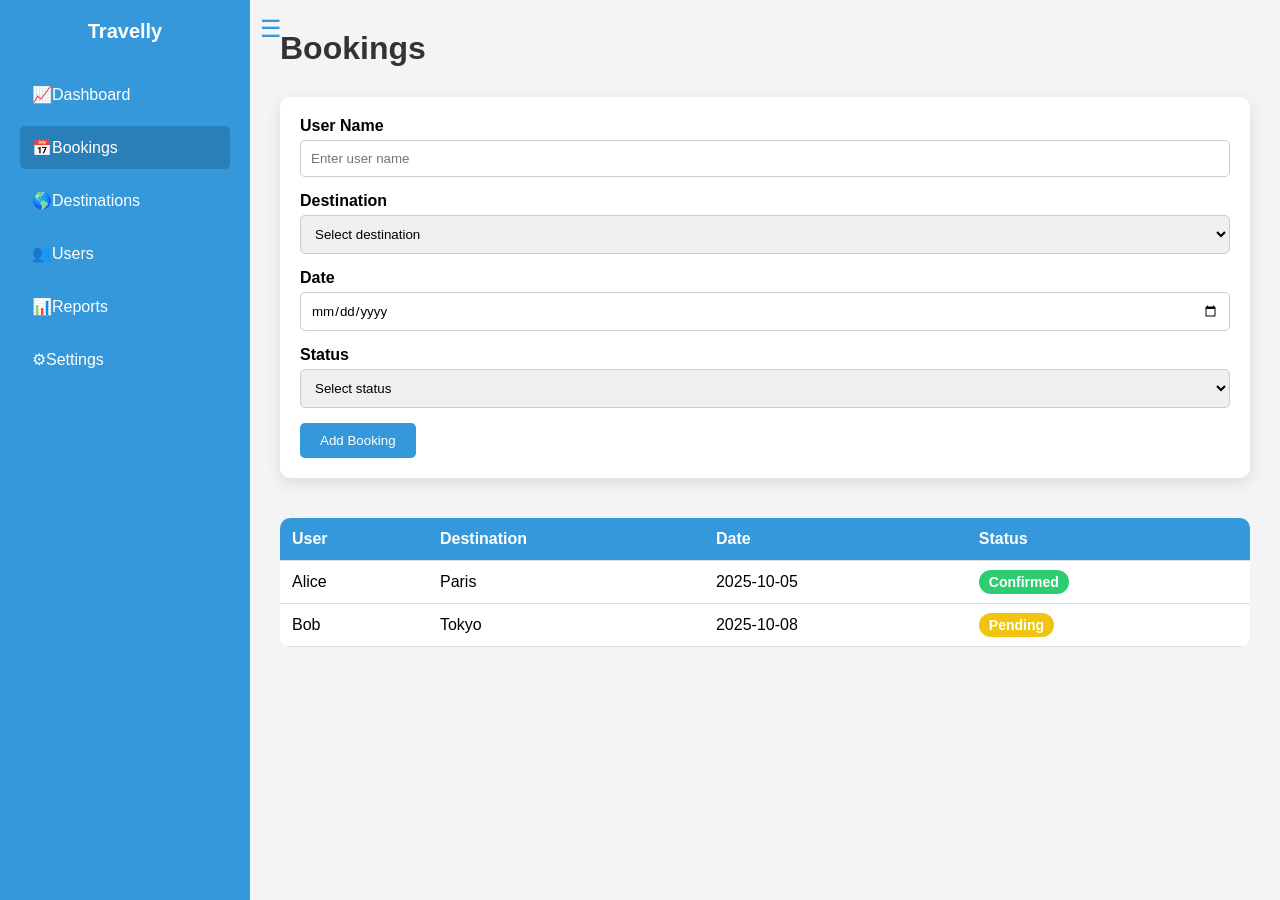
<file: booking.html>
<!DOCTYPE html>
<html lang="en">
<head>
<meta charset="UTF-8">
<meta name="viewport" content="width=device-width, initial-scale=1.0">
<title>Travelly Bookings</title>
<style>
    * { margin:0; padding:0; box-sizing:border-box; font-family:Arial, sans-serif; }
    body { display:flex; min-height:100vh; background-color:#f4f4f4; transition:all 0.3s; }

    /* Sidebar */
    .sidebar { width:250px; background-color:#3498db; color:white; flex-shrink:0; display:flex; flex-direction:column; padding:20px; transition:all 0.3s; }
    .sidebar h2 { margin-bottom:30px; text-align:center; font-size:20px; }
    .sidebar a { color:white; text-decoration:none; padding:12px; display:flex; align-items:center; border-radius:5px; margin-bottom:10px; transition:0.2s; white-space:nowrap; overflow:hidden; }
    .sidebar a:hover { background-color:#2980b9; }
    .sidebar a.active { background-color:#2980b9; }
    .sidebar.collapsed a .label { display:none; }

    /* Toggle Button */
    .toggle-btn { position:absolute; top:15px; left:260px; font-size:24px; cursor:pointer; color:#3498db; transition:all 0.3s; }

    /* Main content */
    .main { flex:1; padding:30px; transition:all 0.3s; }
    .main h1 { margin-bottom:30px; color:#333; }

    /* Form */
    form { background:white; padding:20px; border-radius:10px; margin-bottom:40px; box-shadow:0 5px 15px rgba(0,0,0,0.1); }
    form label { display:block; margin-bottom:5px; font-weight:bold; }
    form input, form select { width:100%; padding:10px; margin-bottom:15px; border-radius:5px; border:1px solid #ccc; }
    form button { padding:10px 20px; background:#3498db; color:white; border:none; border-radius:5px; cursor:pointer; }

    /* Table */
    table { width:100%; border-collapse:collapse; background:white; border-radius:10px; overflow:hidden; }
    th, td { padding:12px; text-align:left; border-bottom:1px solid #ddd; }
    th { background-color:#3498db; color:white; }
    tr:hover { background-color:#f1f1f1; }

    /* Status badges */
    .status { padding:4px 10px; border-radius:12px; color:white; font-weight:bold; font-size:14px; }
    .confirmed { background-color:#2ecc71; }
    .pending { background-color:#f1c40f; }
    .cancelled { background-color:#e74c3c; }

    /* Responsive */
    @media screen and (max-width:768px){
        body{flex-direction:column;}
        .sidebar{width:100%; flex-direction:row; overflow-x:auto;}
        .sidebar a{margin-right:10px; margin-bottom:0;}
    }
</style>
</head>
<body>

<!-- Sidebar -->
<div class="sidebar" id="sidebar">
    <h2>Travelly</h2>
    <a href="dashboard.html"><span class="icon">&#128200;</span><span class="label">Dashboard</span></a>
    <a href="booking.html" class="active"><span class="icon">&#128197;</span><span class="label">Bookings</span></a>
    <a href="#"><span class="icon">&#127758;</span><span class="label">Destinations</span></a>
    <a href="#"><span class="icon">&#128101;</span><span class="label">Users</span></a>
    <a href="#"><span class="icon">&#128202;</span><span class="label">Reports</span></a>
    <a href="#"><span class="icon">&#9881;</span><span class="label">Settings</span></a>
</div>

<!-- Toggle Button -->
<div class="toggle-btn" id="toggleBtn">&#9776;</div>

<!-- Main Content -->
<div class="main">
    <h1>Bookings</h1>

    <!-- Booking Form -->
    <form id="bookingForm">
        <label for="user">User Name</label>
        <input type="text" id="user" placeholder="Enter user name" required>

        <label for="destination">Destination</label>
        <select id="destination" required>
            <option value="">Select destination</option>
            <option value="Paris">Paris</option>
            <option value="Tokyo">Tokyo</option>
            <option value="New York">New York</option>
        </select>

        <label for="date">Date</label>
        <input type="date" id="date" required>

        <label for="status">Status</label>
        <select id="status" required>
            <option value="">Select status</option>
            <option value="Confirmed">Confirmed</option>
            <option value="Pending">Pending</option>
            <option value="Cancelled">Cancelled</option>
        </select>

        <button type="submit">Add Booking</button>
    </form>

    <!-- Booking Table -->
    <table id="bookingTable">
        <thead><tr><th>User</th><th>Destination</th><th>Date</th><th>Status</th></tr></thead>
        <tbody>
            <tr><td>Alice</td><td>Paris</td><td>2025-10-05</td><td><span class="status confirmed">Confirmed</span></td></tr>
            <tr><td>Bob</td><td>Tokyo</td><td>2025-10-08</td><td><span class="status pending">Pending</span></td></tr>
        </tbody>
    </table>
</div>

<script>
    // Sidebar toggle
    const toggleBtn = document.getElementById('toggleBtn');
    const sidebar = document.getElementById('sidebar');
    toggleBtn.addEventListener('click', () => { sidebar.classList.toggle('collapsed'); });

    // Booking form
    const bookingForm = document.getElementById('bookingForm');
    const bookingTable = document.getElementById('bookingTable').getElementsByTagName('tbody')[0];

    bookingForm.addEventListener('submit', function(e){
        e.preventDefault();
        const user = document.getElementById('user').value;
        const dest = document.getElementById('destination').value;
        const date = document.getElementById('date').value;
        const status = document.getElementById('status').value;

        const tr = document.createElement('tr');
        const statusClass = status.toLowerCase();
        tr.innerHTML = `
            <td>${user}</td>
            <td>${dest}</td>
            <td>${date}</td>
            <td><span class="status ${statusClass}">${status}</span></td>
        `;
        bookingTable.appendChild(tr);
        bookingForm.reset();
    });
</script>

</body>
</html>
</file>
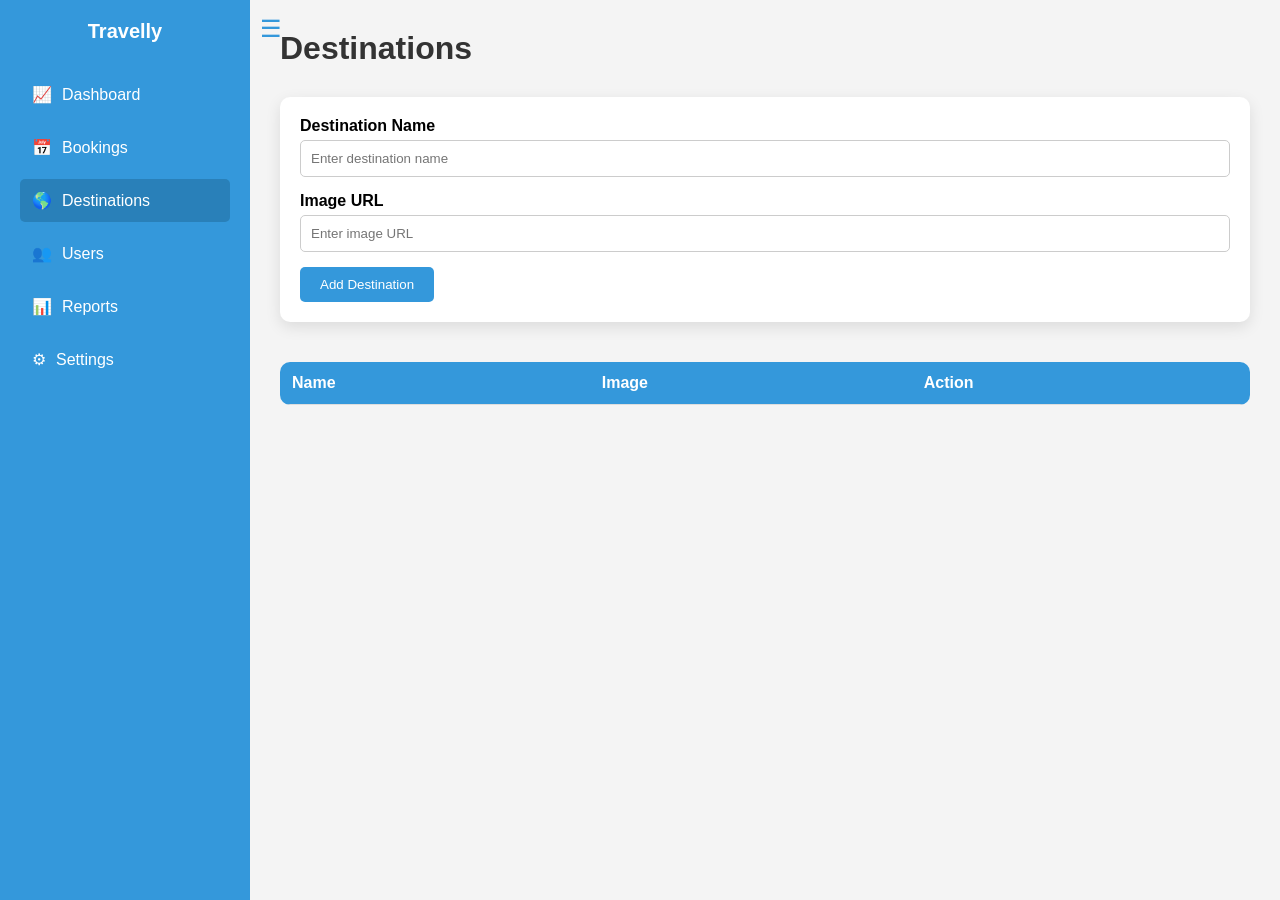
<file: destinations.html>
<!DOCTYPE html>
<html lang="en">
<head>
<meta charset="UTF-8">
<meta name="viewport" content="width=device-width, initial-scale=1.0">
<title>Travelly Destinations</title>
<style>
*{margin:0;padding:0;box-sizing:border-box;font-family:Arial,sans-serif;}
body{display:flex;min-height:100vh;background:#f4f4f4;transition:all 0.3s;}
.sidebar{width:250px;background:#3498db;color:white;flex-shrink:0;display:flex;flex-direction:column;padding:20px;transition:all 0.3s;}
.sidebar.collapsed{width:70px;}
.sidebar h2{margin-bottom:30px;text-align:center;font-size:20px;}
.sidebar a{color:white;text-decoration:none;padding:12px;display:flex;align-items:center;border-radius:5px;margin-bottom:10px;transition:0.2s;white-space:nowrap;overflow:hidden;}
.sidebar a:hover, .sidebar a.active{background:#2980b9;}
.sidebar a .label{margin-left:10px;}
.sidebar.collapsed a .label{display:none;}
.toggle-btn{position:absolute;top:15px;left:260px;font-size:24px;cursor:pointer;color:#3498db;transition:all 0.3s;}
.main{flex:1;padding:30px;transition:all 0.3s;}
.main h1{margin-bottom:30px;color:#333;}
form{background:white;padding:20px;border-radius:10px;margin-bottom:40px;box-shadow:0 5px 15px rgba(0,0,0,0.1);}
form label{display:block;margin-bottom:5px;font-weight:bold;}
form input{width:100%;padding:10px;margin-bottom:15px;border-radius:5px;border:1px solid #ccc;}
form button{padding:10px 20px;background:#3498db;color:white;border:none;border-radius:5px;cursor:pointer;}
table{width:100%;border-collapse:collapse;background:white;border-radius:10px;overflow:hidden;}
th,td{padding:12px;text-align:left;border-bottom:1px solid #ddd;}
th{background:#3498db;color:white;}
tr:hover{background:#f1f1f1;}
img{width:100px;border-radius:5px;}
.delete-btn{padding:4px 10px;border:none;border-radius:5px;background:#e74c3c;color:white;cursor:pointer;}
@media screen and (max-width:768px){body{flex-direction:column;} .sidebar{width:100%;flex-direction:row;overflow-x:auto;} .sidebar a{margin-right:10px;margin-bottom:0;}}
</style>
</head>
<body>

<!-- Sidebar -->
<div class="sidebar" id="sidebar">
<h2>Travelly</h2>
<a href="dashboard.html"><span class="icon">&#128200;</span><span class="label">Dashboard</span></a>
<a href="booking.html"><span class="icon">&#128197;</span><span class="label">Bookings</span></a>
<a href="destinations.html" class="active"><span class="icon">&#127758;</span><span class="label">Destinations</span></a>
<a href="users.html"><span class="icon">&#128101;</span><span class="label">Users</span></a>
<a href="#"><span class="icon">&#128202;</span><span class="label">Reports</span></a>
<a href="#"><span class="icon">&#9881;</span><span class="label">Settings</span></a>
</div>

<div class="toggle-btn" id="toggleBtn">&#9776;</div>

<div class="main">
<h1>Destinations</h1>

<!-- Destination Form -->
<form id="destinationForm">
<label>Destination Name</label>
<input type="text" id="destName" placeholder="Enter destination name" required>

<label>Image URL</label>
<input type="url" id="destImage" placeholder="Enter image URL" required>

<button type="submit">Add Destination</button>
</form>

<!-- Destinations Table -->
<table id="destTable">
<thead><tr><th>Name</th><th>Image</th><th>Action</th></tr></thead>
<tbody></tbody>
</table>

<script>
// Sidebar toggle
const toggleBtn = document.getElementById('toggleBtn');
const sidebar = document.getElementById('sidebar');
toggleBtn.addEventListener('click', ()=>{sidebar.classList.toggle('collapsed');});

// Load destinations from localStorage
let destinations = JSON.parse(localStorage.getItem('destinations')) || [];
const destTable = document.getElementById('destTable').getElementsByTagName('tbody')[0];

function renderDestinations(){
    destTable.innerHTML = '';
    destinations.forEach((dest,index)=>{
        const tr = document.createElement('tr');
        tr.innerHTML = `
            <td>${dest.name}</td>
            <td><img src="${dest.image}" alt="${dest.name}"></td>
            <td><button class="delete-btn" data-index="${index}">Delete</button></td>
        `;
        destTable.appendChild(tr);
    });

    // Add delete functionality
    document.querySelectorAll('.delete-btn').forEach(btn=>{
        btn.addEventListener('click', e=>{
            const idx = e.target.getAttribute('data-index');
            destinations.splice(idx,1);
            localStorage.setItem('destinations',JSON.stringify(destinations));
            renderDestinations();
        });
    });
}

renderDestinations();

// Handle form submission
const destinationForm = document.getElementById('destinationForm');
destinationForm.addEventListener('submit', e=>{
    e.preventDefault();
    const name = document.getElementById('destName').value;
    const image = document.getElementById('destImage').value;

    destinations.push({name,image});
    localStorage.setItem('destinations',JSON.stringify(destinations));
    renderDestinations();
    destinationForm.reset();
});
</script>

</body>
</html>
</file>
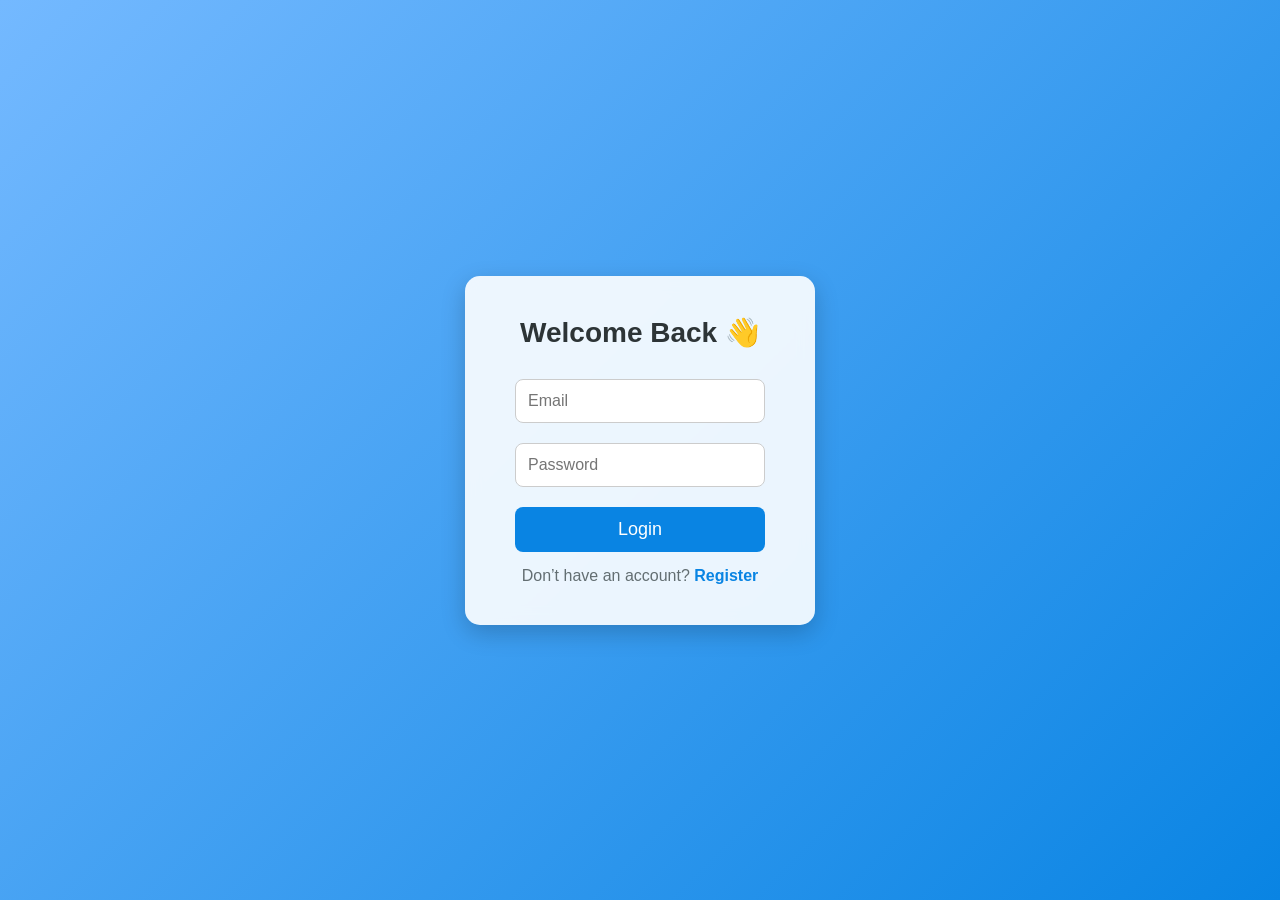
<file: login.html>
<!DOCTYPE html>
<html lang="en">
<head>
<meta charset="UTF-8">
<meta name="viewport" content="width=device-width, initial-scale=1.0">
<title>Travelly | Login</title>
<style>
    *{margin:0;padding:0;box-sizing:border-box;font-family:'Poppins',sans-serif;}
    body{
        background: linear-gradient(135deg,#74b9ff,#0984e3);
        height:100vh;
        display:flex;
        align-items:center;
        justify-content:center;
    }
    .container{
        background:rgba(255,255,255,0.9);
        padding:40px 50px;
        border-radius:15px;
        box-shadow:0 8px 25px rgba(0,0,0,0.2);
        width:350px;
        text-align:center;
        backdrop-filter:blur(8px);
        animation: fadeIn 1s ease-in-out;
    }
    @keyframes fadeIn{
        from{opacity:0;transform:translateY(-20px);}
        to{opacity:1;transform:translateY(0);}
    }
    h2{
        margin-bottom:20px;
        color:#2d3436;
        font-size:28px;
    }
    input{
        width:100%;
        padding:12px;
        margin:10px 0;
        border:1px solid #ccc;
        border-radius:8px;
        font-size:16px;
        transition:0.3s;
    }
    input:focus{
        border-color:#0984e3;
        outline:none;
        box-shadow:0 0 5px #74b9ff;
    }
    button{
        width:100%;
        padding:12px;
        background:#0984e3;
        color:white;
        border:none;
        border-radius:8px;
        font-size:18px;
        cursor:pointer;
        transition:0.3s;
        margin-top:10px;
    }
    button:hover{
        background:#74b9ff;
    }
    p{
        margin-top:15px;
        color:#636e72;
    }
    a{
        color:#0984e3;
        text-decoration:none;
        font-weight:bold;
    }
    a:hover{text-decoration:underline;}
</style>
</head>
<body>
    <div class="container">
        <h2>Welcome Back 👋</h2>
        <form action="/login" method="POST" onsubmit="return handleLogin(event)">
            <input type="email" id="email" placeholder="Email" required>
            <input type="password" id="password" placeholder="Password" required>
            <button type="submit">Login</button>
        </form>
        <p>Don’t have an account? <a href="register.html">Register</a></p>
    </div>

<script>
function handleLogin(e){
    e.preventDefault();
    const email=document.getElementById('email').value;
    const password=document.getElementById('password').value;
    alert(`Login successful for ${email}`);
    // You can connect backend API /login here
    window.location.href='dashboard.html';
}
</script>
</body>
</html>
</file>
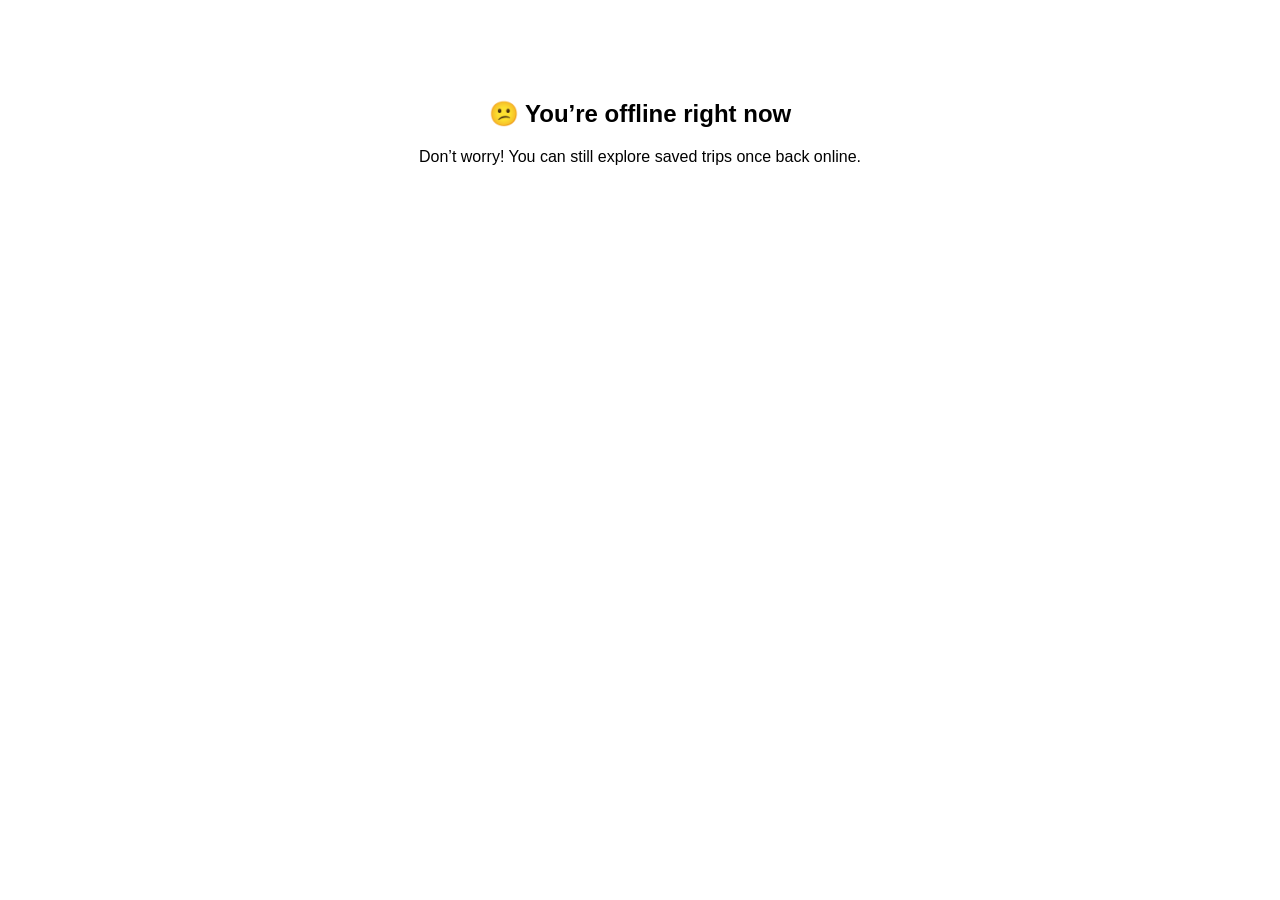
<file: offline.html>
<!DOCTYPE html>
<html lang="en">
<head>
  <meta charset="UTF-8">
  <title>Offline | Travelly</title>
  <style>
    body {
      text-align: center;
      font-family: Arial;
      margin-top: 100px;
    }
  </style>
</head>
<body>
  <h2>😕 You’re offline right now</h2>
  <p>Don’t worry! You can still explore saved trips once back online.</p>
</body>
</html>
</file>
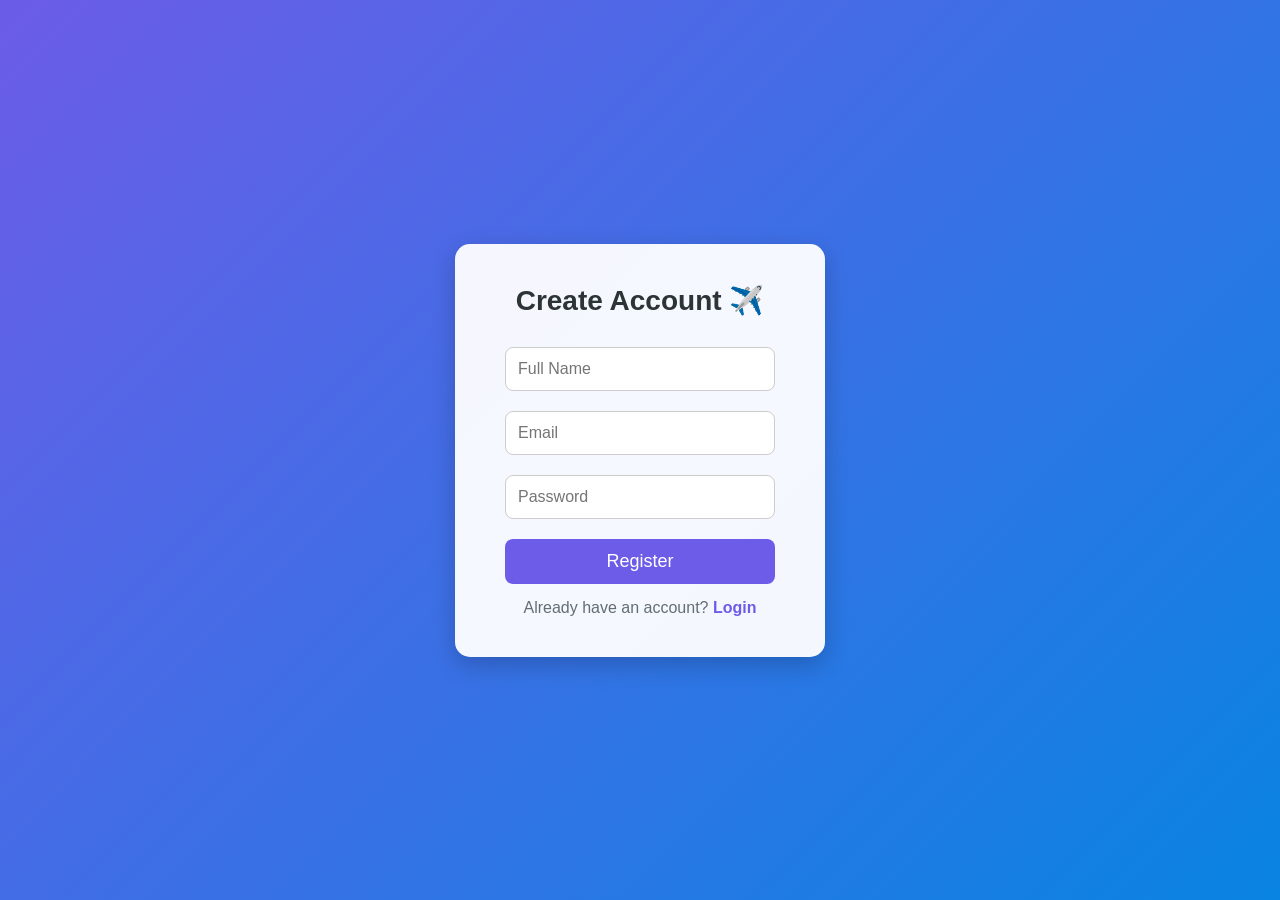
<file: register.html>
<!DOCTYPE html>
<html lang="en">
<head>
<meta charset="UTF-8">
<meta name="viewport" content="width=device-width, initial-scale=1.0">
<title>Travelly | Register</title>
<style>
    *{margin:0;padding:0;box-sizing:border-box;font-family:'Poppins',sans-serif;}
    body{
        background:linear-gradient(135deg,#6c5ce7,#0984e3);
        height:100vh;
        display:flex;
        align-items:center;
        justify-content:center;
    }
    .container{
        background:rgba(255,255,255,0.95);
        padding:40px 50px;
        border-radius:15px;
        box-shadow:0 8px 25px rgba(0,0,0,0.2);
        width:370px;
        text-align:center;
        animation: fadeIn 1s ease-in-out;
    }
    @keyframes fadeIn{
        from{opacity:0;transform:translateY(20px);}
        to{opacity:1;transform:translateY(0);}
    }
    h2{margin-bottom:20px;color:#2d3436;font-size:28px;}
    input{
        width:100%;
        padding:12px;
        margin:10px 0;
        border:1px solid #ccc;
        border-radius:8px;
        font-size:16px;
        transition:0.3s;
    }
    input:focus{
        border-color:#6c5ce7;
        outline:none;
        box-shadow:0 0 5px #a29bfe;
    }
    button{
        width:100%;
        padding:12px;
        background:#6c5ce7;
        color:white;
        border:none;
        border-radius:8px;
        font-size:18px;
        cursor:pointer;
        transition:0.3s;
        margin-top:10px;
    }
    button:hover{
        background:#a29bfe;
    }
    p{margin-top:15px;color:#636e72;}
    a{color:#6c5ce7;text-decoration:none;font-weight:bold;}
    a:hover{text-decoration:underline;}
</style>
</head>
<body>
    <div class="container">
        <h2>Create Account ✈️</h2>
        <form action="/register" method="POST" onsubmit="return handleRegister(event)">
            <input type="text" id="name" placeholder="Full Name" required>
            <input type="email" id="email" placeholder="Email" required>
            <input type="password" id="password" placeholder="Password" required>
            <button type="submit">Register</button>
        </form>
        <p>Already have an account? <a href="login.html">Login</a></p>
    </div>

<script>
function handleRegister(e){
    e.preventDefault();
    const name=document.getElementById('name').value;
    const email=document.getElementById('email').value;
    const password=document.getElementById('password').value;
    alert(`Welcome ${name}! Registration successful.`);
    // Save user to localStorage (demo)
    const users=JSON.parse(localStorage.getItem('users'))||[];
    users.push({name,email,password});
    localStorage.setItem('users',JSON.stringify(users));
    window.location.href='login.html';
}
</script>
</body>
</html>
</file>
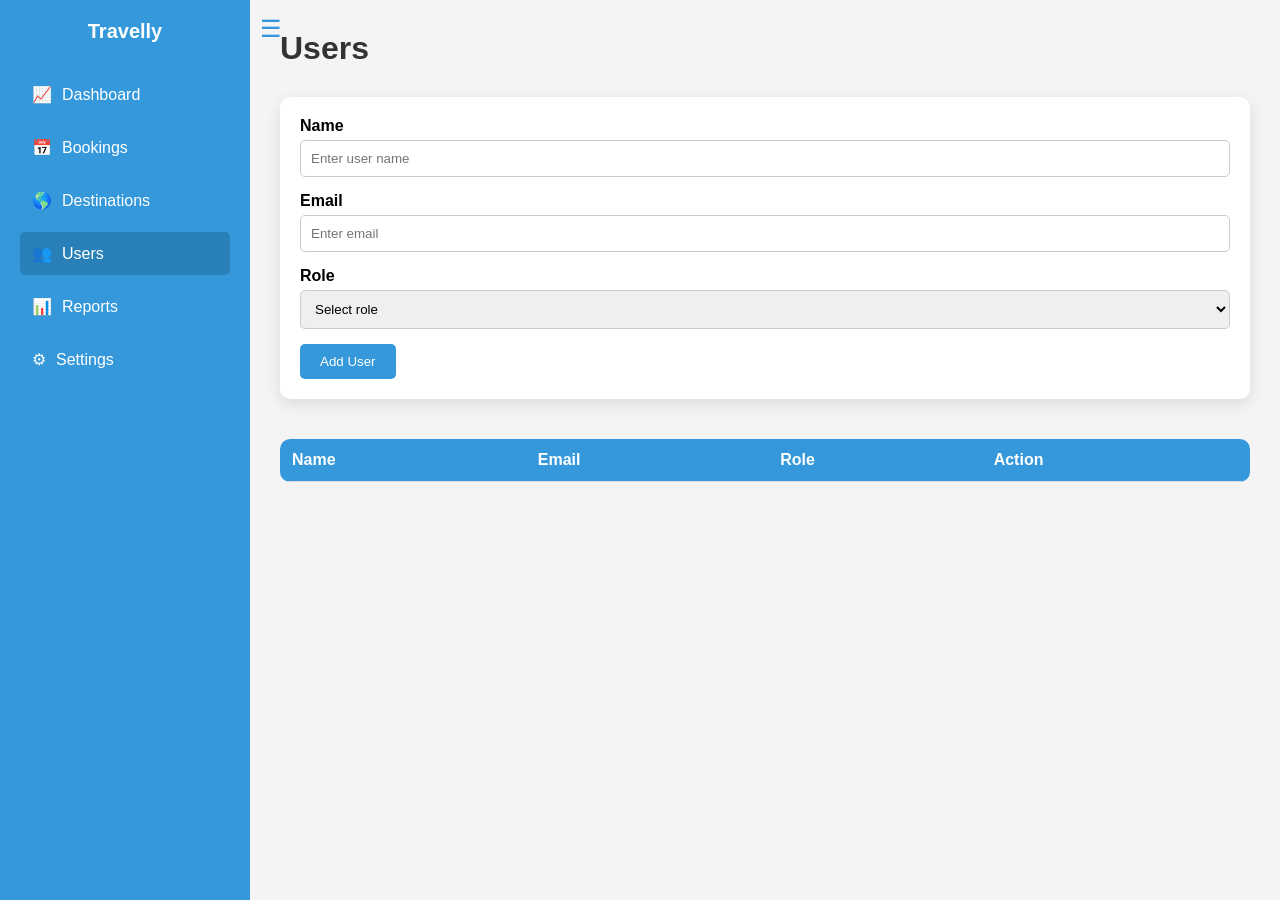
<file: users.html>
<!DOCTYPE html>
<html lang="en">
<head>
<meta charset="UTF-8">
<meta name="viewport" content="width=device-width, initial-scale=1.0">
<title>Travelly Users</title>
<style>
*{margin:0;padding:0;box-sizing:border-box;font-family:Arial,sans-serif;}
body{display:flex;min-height:100vh;background:#f4f4f4;transition:all 0.3s;}
.sidebar{width:250px;background:#3498db;color:white;flex-shrink:0;display:flex;flex-direction:column;padding:20px;transition:all 0.3s;}
.sidebar.collapsed{width:70px;}
.sidebar h2{margin-bottom:30px;text-align:center;font-size:20px;}
.sidebar a{color:white;text-decoration:none;padding:12px;display:flex;align-items:center;border-radius:5px;margin-bottom:10px;transition:0.2s;white-space:nowrap;overflow:hidden;}
.sidebar a:hover, .sidebar a.active{background:#2980b9;}
.sidebar a .label{margin-left:10px;}
.sidebar.collapsed a .label{display:none;}
.toggle-btn{position:absolute;top:15px;left:260px;font-size:24px;cursor:pointer;color:#3498db;transition:all 0.3s;}
.main{flex:1;padding:30px;transition:all 0.3s;}
.main h1{margin-bottom:30px;color:#333;}
form{background:white;padding:20px;border-radius:10px;margin-bottom:40px;box-shadow:0 5px 15px rgba(0,0,0,0.1);}
form label{display:block;margin-bottom:5px;font-weight:bold;}
form input,form select{width:100%;padding:10px;margin-bottom:15px;border-radius:5px;border:1px solid #ccc;}
form button{padding:10px 20px;background:#3498db;color:white;border:none;border-radius:5px;cursor:pointer;}
table{width:100%;border-collapse:collapse;background:white;border-radius:10px;overflow:hidden;}
th,td{padding:12px;text-align:left;border-bottom:1px solid #ddd;}
th{background:#3498db;color:white;}
tr:hover{background:#f1f1f1;}
.delete-btn{padding:4px 10px;border:none;border-radius:5px;background:#e74c3c;color:white;cursor:pointer;}
@media screen and (max-width:768px){body{flex-direction:column;} .sidebar{width:100%;flex-direction:row;overflow-x:auto;} .sidebar a{margin-right:10px;margin-bottom:0;}}
</style>
</head>
<body>

<!-- Sidebar -->
<div class="sidebar" id="sidebar">
<h2>Travelly</h2>
<a href="dashboard.html"><span class="icon">&#128200;</span><span class="label">Dashboard</span></a>
<a href="booking.html"><span class="icon">&#128197;</span><span class="label">Bookings</span></a>
<a href="#"><span class="icon">&#127758;</span><span class="label">Destinations</span></a>
<a href="users.html" class="active"><span class="icon">&#128101;</span><span class="label">Users</span></a>
<a href="#"><span class="icon">&#128202;</span><span class="label">Reports</span></a>
<a href="#"><span class="icon">&#9881;</span><span class="label">Settings</span></a>
</div>

<div class="toggle-btn" id="toggleBtn">&#9776;</div>

<div class="main">
<h1>Users</h1>

<!-- User Form -->
<form id="userForm">
<label>Name</label>
<input type="text" id="name" placeholder="Enter user name" required>

<label>Email</label>
<input type="email" id="email" placeholder="Enter email" required>

<label>Role</label>
<select id="role" required>
<option value="">Select role</option>
<option value="Admin">Admin</option>
<option value="User">User</option>
</select>

<button type="submit">Add User</button>
</form>

<!-- Users Table -->
<table id="usersTable">
<thead><tr><th>Name</th><th>Email</th><th>Role</th><th>Action</th></tr></thead>
<tbody></tbody>
</table>

<script>
// Sidebar toggle
const toggleBtn = document.getElementById('toggleBtn');
const sidebar = document.getElementById('sidebar');
toggleBtn.addEventListener('click', ()=>{sidebar.classList.toggle('collapsed');});

// Load users from localStorage
let users = JSON.parse(localStorage.getItem('users')) || [];
const usersTable = document.getElementById('usersTable').getElementsByTagName('tbody')[0];

function renderUsers(){
    usersTable.innerHTML = '';
    users.forEach((user,index)=>{
        const tr = document.createElement('tr');
        tr.innerHTML = `
            <td>${user.name}</td>
            <td>${user.email}</td>
            <td>${user.role}</td>
            <td><button class="delete-btn" data-index="${index}">Delete</button></td>
        `;
        usersTable.appendChild(tr);
    });

    // Add delete event listeners
    document.querySelectorAll('.delete-btn').forEach(btn=>{
        btn.addEventListener('click', e=>{
            const idx = e.target.getAttribute('data-index');
            users.splice(idx,1);
            localStorage.setItem('users',JSON.stringify(users));
            renderUsers();
        });
    });
}

renderUsers();

// Handle form submission
const userForm = document.getElementById('userForm');
userForm.addEventListener('submit', e=>{
    e.preventDefault();
    const name = document.getElementById('name').value;
    const email = document.getElementById('email').value;
    const role = document.getElementById('role').value;

    users.push({name,email,role});
    localStorage.setItem('users',JSON.stringify(users));
    renderUsers();
    userForm.reset();
});
</script>

</body>
</html>
</file>
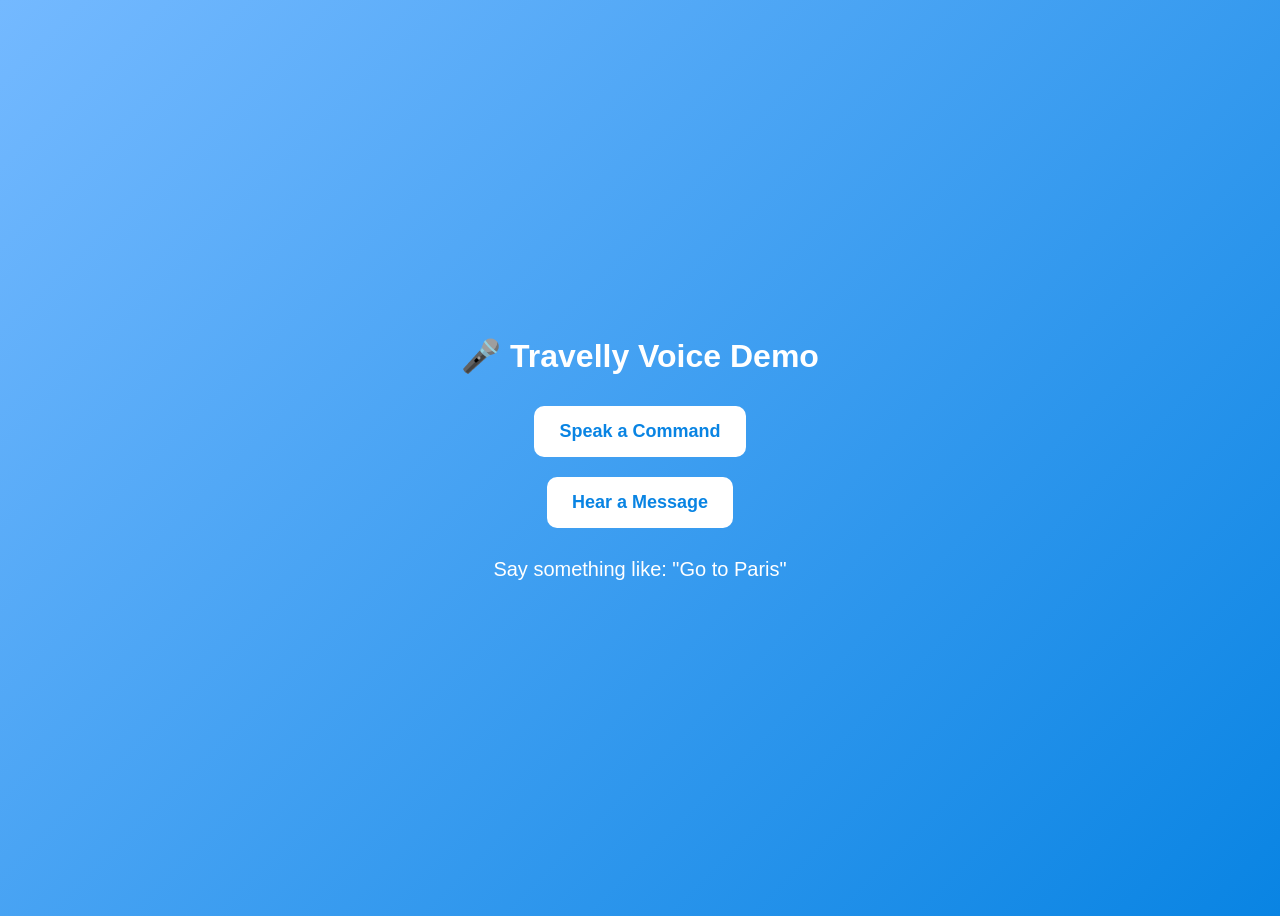
<file: voice.html>
<!DOCTYPE html>
<html lang="en">
<head>
<meta charset="UTF-8">
<meta name="viewport" content="width=device-width, initial-scale=1.0">
<title>Travelly Voice Demo</title>
<style>
body {
    font-family: Arial, sans-serif;
    display: flex; 
    flex-direction: column; 
    align-items: center; 
    justify-content: center; 
    height: 100vh; 
    background: linear-gradient(135deg, #74b9ff, #0984e3); 
    color: white;
    text-align: center;
}
button {
    padding: 15px 25px; 
    margin: 10px; 
    font-size: 18px; 
    border: none; 
    border-radius: 10px; 
    cursor: pointer;
    background: #fff; 
    color: #0984e3; 
    font-weight: bold;
}
#voiceOutput {
    margin-top: 20px;
    font-size: 20px;
}
</style>
</head>
<body>

<h1>🎤 Travelly Voice Demo</h1>

<button id="voiceBtn">Speak a Command</button>
<button id="speakBtn">Hear a Message</button>

<p id="voiceOutput">Say something like: "Go to Paris"</p>

<script>
// ------------------- Voice Input -------------------
const voiceBtn = document.getElementById('voiceBtn');
const voiceOutput = document.getElementById('voiceOutput');

if ('webkitSpeechRecognition' in window) {
    const recognition = new webkitSpeechRecognition();
    recognition.continuous = false;
    recognition.lang = 'en-US';

    voiceBtn.addEventListener('click', () => {
        recognition.start();
        voiceOutput.textContent = "Listening...";
    });

    recognition.onresult = (event) => {
        const speech = event.results[0][0].transcript;
        voiceOutput.textContent = `You said: "${speech}"`;

        // Example commands
        if (speech.toLowerCase().includes('paris')) {
            alert("Navigating to Paris page...");
            // window.location.href = 'paris.html';
        } else if (speech.toLowerCase().includes('new york')) {
            alert("Navigating to New York page...");
            // window.location.href = 'newyork.html';
        } else {
            alert("Command not recognized!");
        }
    };

    recognition.onerror = () => {
        voiceOutput.textContent = "Error recognizing speech. Try again.";
    };
} else {
    voiceOutput.textContent = "Speech recognition not supported in this browser.";
}

// ------------------- Voice Output -------------------
const speakBtn = document.getElementById('speakBtn');
speakBtn.addEventListener('click', () => {
    const msg = new SpeechSynthesisUtterance("Welcome to Travelly! Plan your next adventure.");
    msg.lang = 'en-US';
    speechSynthesis.speak(msg);
});
</script>
</body>
</html>
</file>
